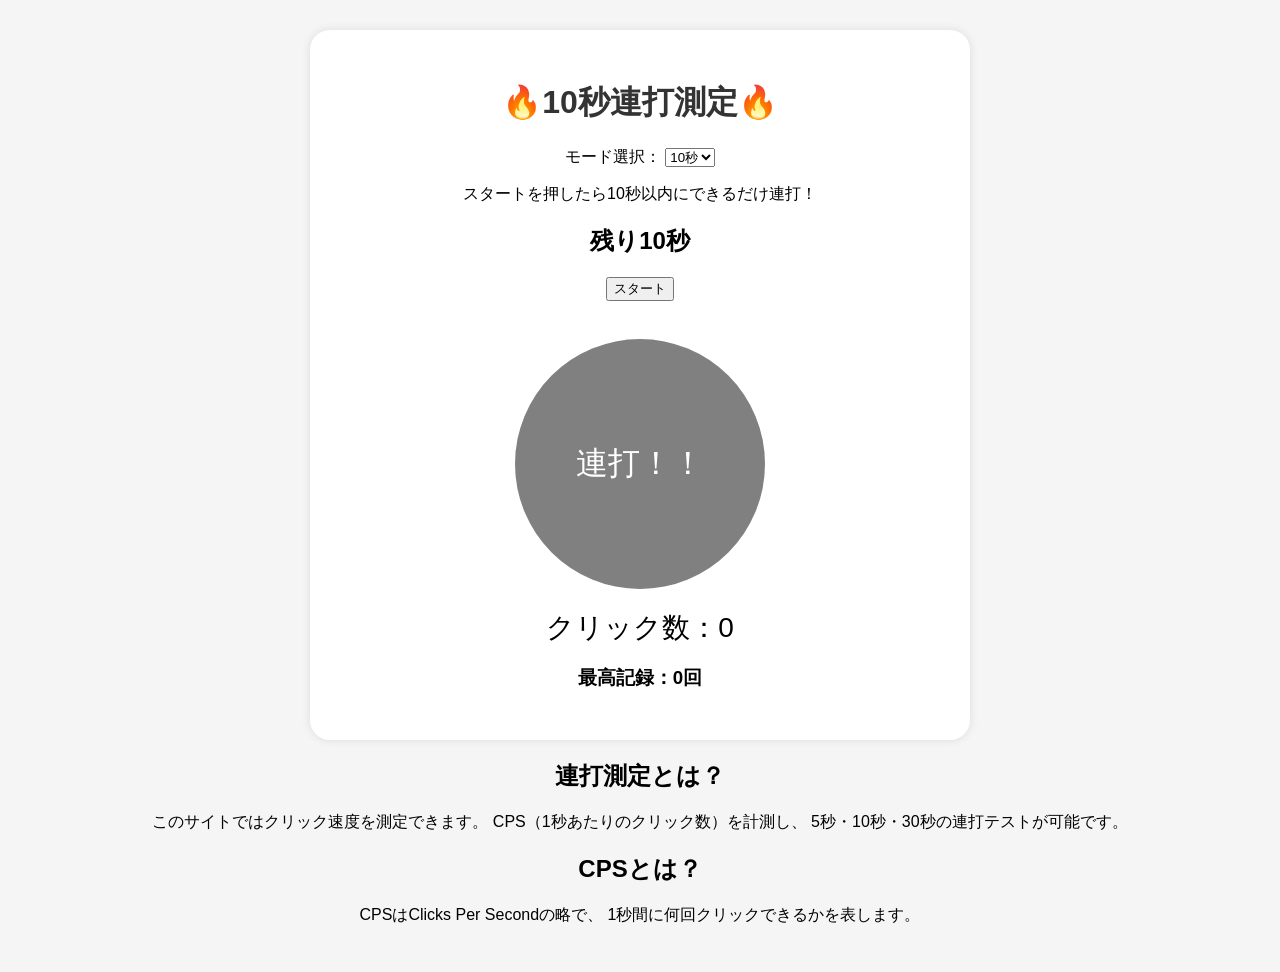
<file: click-game/index.html>
<!DOCTYPE html>
<html lang="ja">
<head>
<meta charset="UTF-8">
<meta name="viewport" content="width=device-width, initial-scale=1.0">
<title><title>CPS測定・連打テスト｜5秒・10秒・30秒対応の無料連打サイト</title></title>
<meta name="description"
content="無料の連打測定サイト。5秒・10秒・30秒モードでCPSを計測。クリック速度テストや連打練習ができます。">
<meta name="keywords"
content="連打測定,CPS測定,クリック速度テスト,連打ゲーム,クリックゲーム,CPSテスト">

<style>
body{
    font-family:sans-serif;
    text-align:center;
    background:#f5f5f5;
    margin:0;
    padding:30px;
}

h1{
    color:#333;
}

#clickBtn{
    width:250px;
    height:250px;
    font-size:32px;
    border:none;
    border-radius:50%;
    background:#ff7043;
    color:white;
    cursor:pointer;
    margin-top:20px;
}

#clickBtn:hover{
    background:#ff5722;
}

#clickBtn:disabled{
    background:gray;
}

#result{
    font-size:28px;
    margin-top:20px;
}

#title{
    font-size:22px;
    color:#2196f3;
    margin-top:10px;
}

.box{
    background:white;
    max-width:600px;
    margin:auto;
    padding:30px;
    border-radius:20px;
    box-shadow:0 0 10px rgba(0,0,0,0.1);
}
</style>
</head>

<body>

<div class="box">

<h1>🔥10秒連打測定🔥</h1>
<p>
モード選択：
<select id="mode">
    <option value="5">5秒</option>
    <option value="10" selected>10秒</option>
    <option value="30">30秒</option>
</select>
</p>

<p>
スタートを押したら10秒以内にできるだけ連打！
</p>

<h2 id="timer">残り10秒</h2>

<button onclick="startGame()">
スタート
</button>

<br><br>

<button id="clickBtn" disabled>
連打！！
</button>

<div id="result">
クリック数：0
</div>

<div id="title"></div>
<h3 id="bestScore">
最高記録：0回
</h3>
</div>

<script>
let best = localStorage.getItem("bestScore");

if(best == null){
    best = 0;
}

document.addEventListener("DOMContentLoaded", function(){
    document.getElementById("bestScore").innerHTML =
    "最高記録：" + best + "回";
});
let count = 0;
let time = 10;
let playing = false;
let interval;
let timeMode = 10;

const btn = document.getElementById("clickBtn");

btn.addEventListener("click",function(){

    if(!playing) return;

    count++;

    document.getElementById("result").innerHTML =
    "クリック数：" + count;

});

function startGame(){

    timeMode = 10;

count = 0;
time = timeMode;
playing = true;

    btn.disabled = false;

    document.getElementById("result").innerHTML =
    "クリック数：0";

    document.getElementById("title").innerHTML = "";

    document.getElementById("timer").innerHTML =
"残り" + time + "秒";

    clearInterval(interval);

    interval = setInterval(function(){

        time--;

        document.getElementById("timer").innerHTML =
        "残り" + time + "秒";

        if(time <= 0){

            clearInterval(interval);

            playing = false;

            btn.disabled = true;

            let rank = "";

            if(count >= 200){
                rank = "👑神";
            }
            else if(count >= 150){
                rank = "🔥達人";
            }
            else if(count >= 100){
                rank = "⭐上級者";
            }
            else if(count >= 50){
                rank = "👍中級者";
            }
            else{
                rank = "🌱初心者";
            }

            let cps = (count / timeMode).toFixed(1);

            document.getElementById("result").innerHTML =
            "結果：<br>" +
            count + "回<br>" +
            cps + " CPS";

            document.getElementById("title").innerHTML =
            "称号：" + rank;
            if(count > best){

    best = count;

    localStorage.setItem(
        "bestScore",
        best
    );

    document.getElementById("title").innerHTML +=
    "<br>🎉新記録！";
}

document.getElementById("bestScore").innerHTML =
"最高記録：" + best + "回";
        }

    },1000);

}

</script>
<h2>連打測定とは？</h2>

<p>
このサイトではクリック速度を測定できます。
CPS（1秒あたりのクリック数）を計測し、
5秒・10秒・30秒の連打テストが可能です。
</p>

<h2>CPSとは？</h2>

<p>
CPSはClicks Per Secondの略で、
1秒間に何回クリックできるかを表します。
</p>

</body>
</html>
</file>
